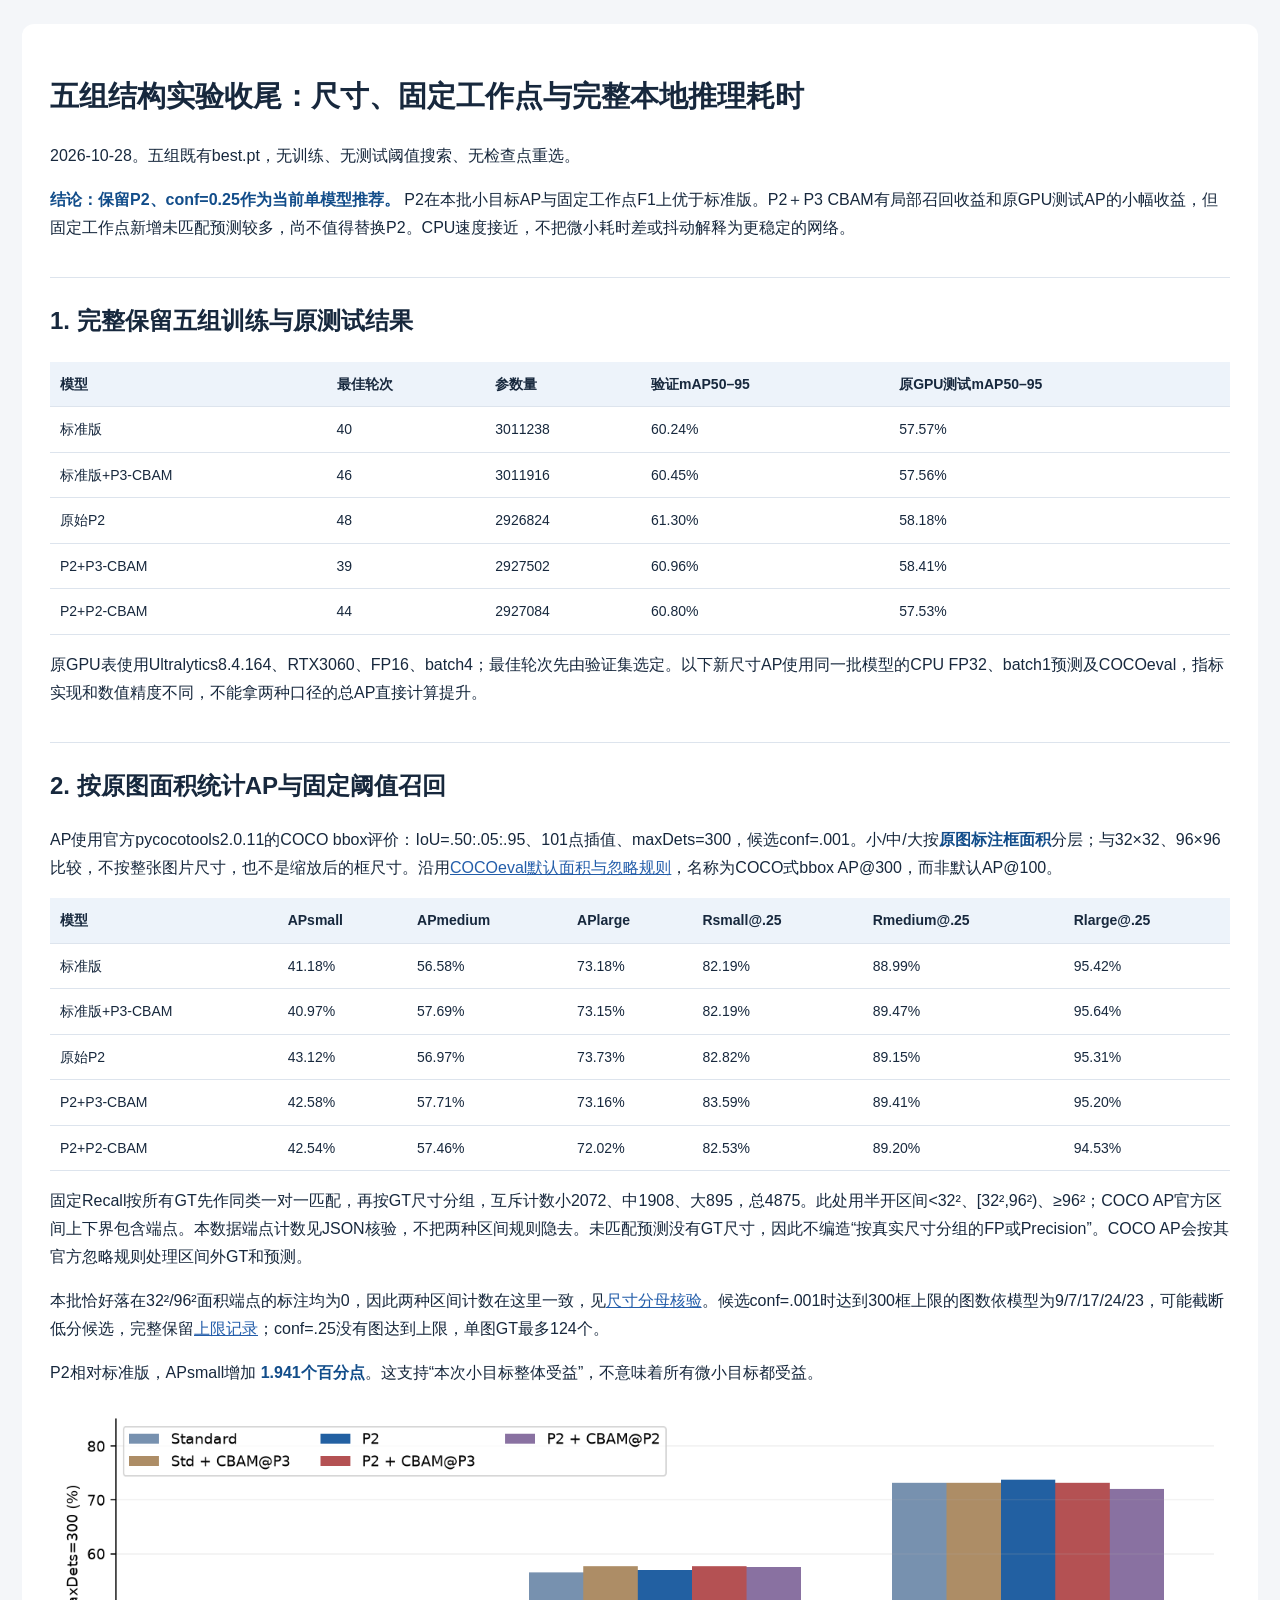
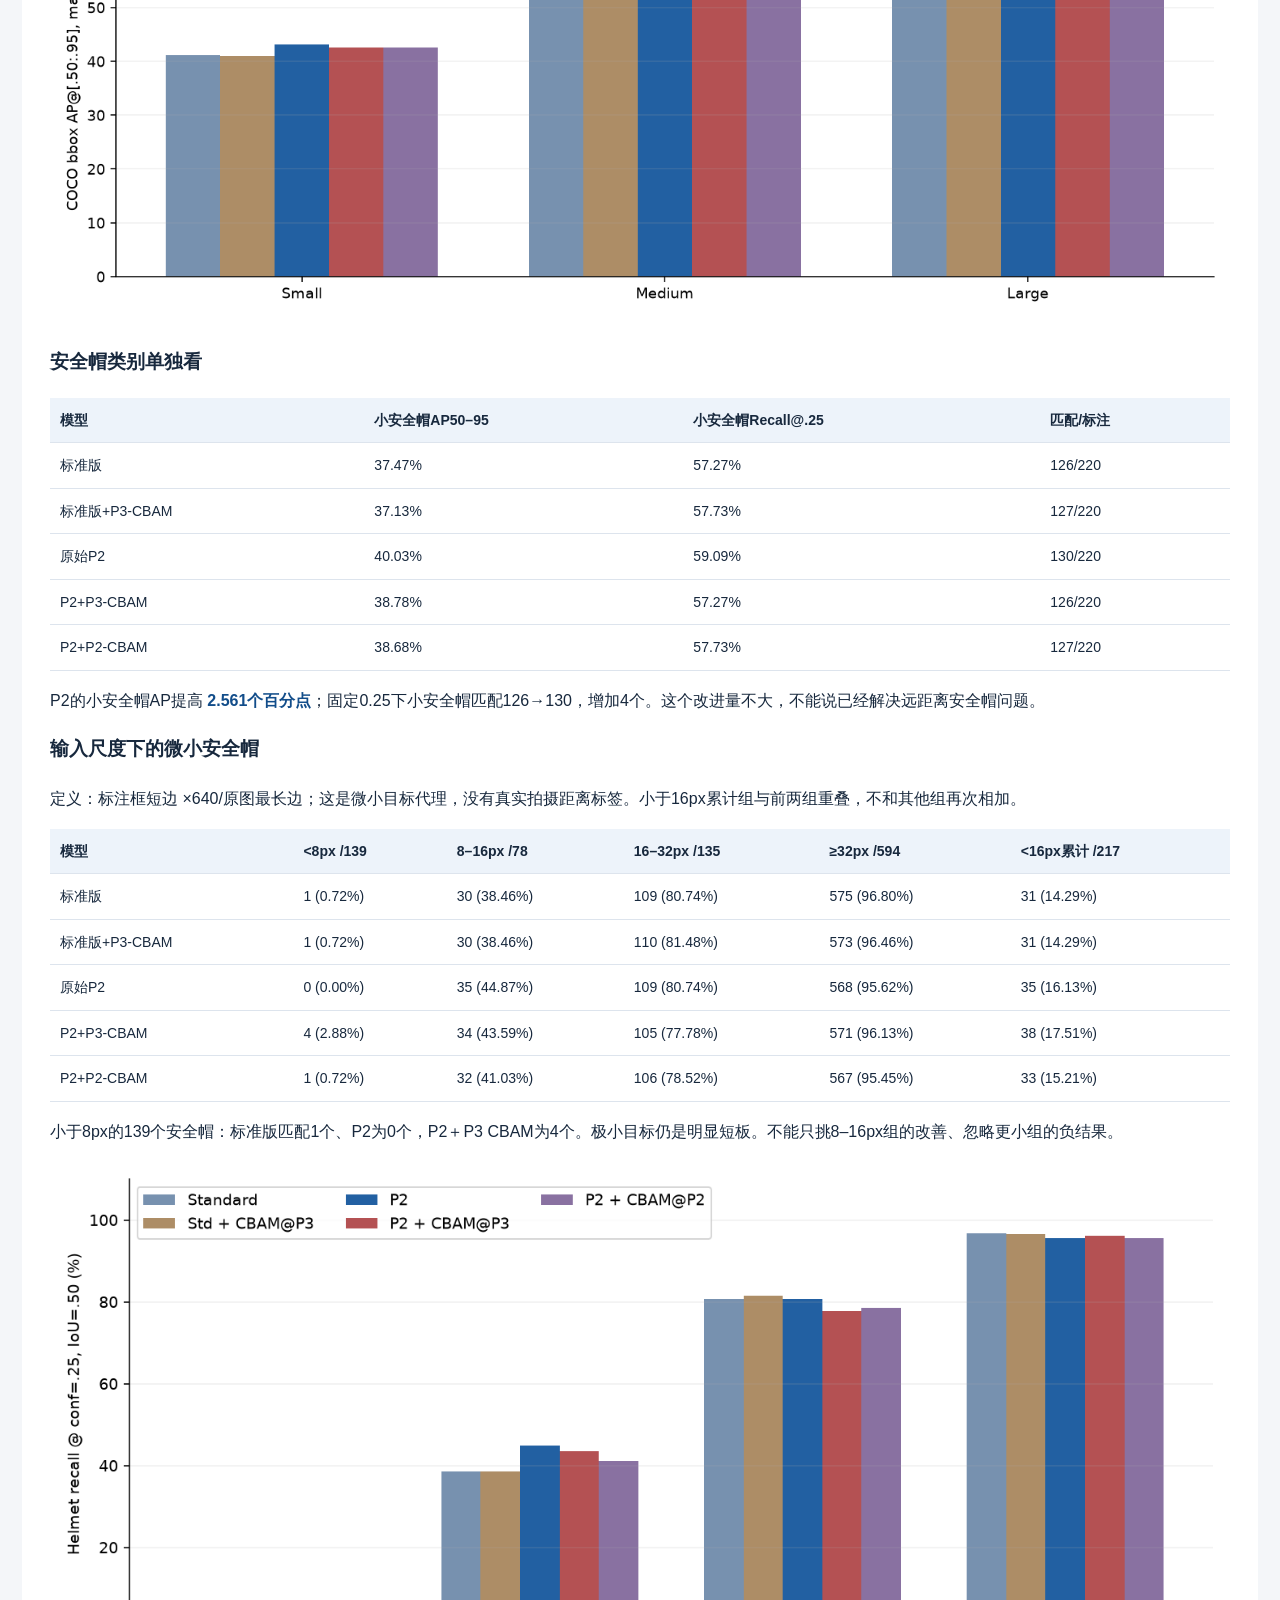
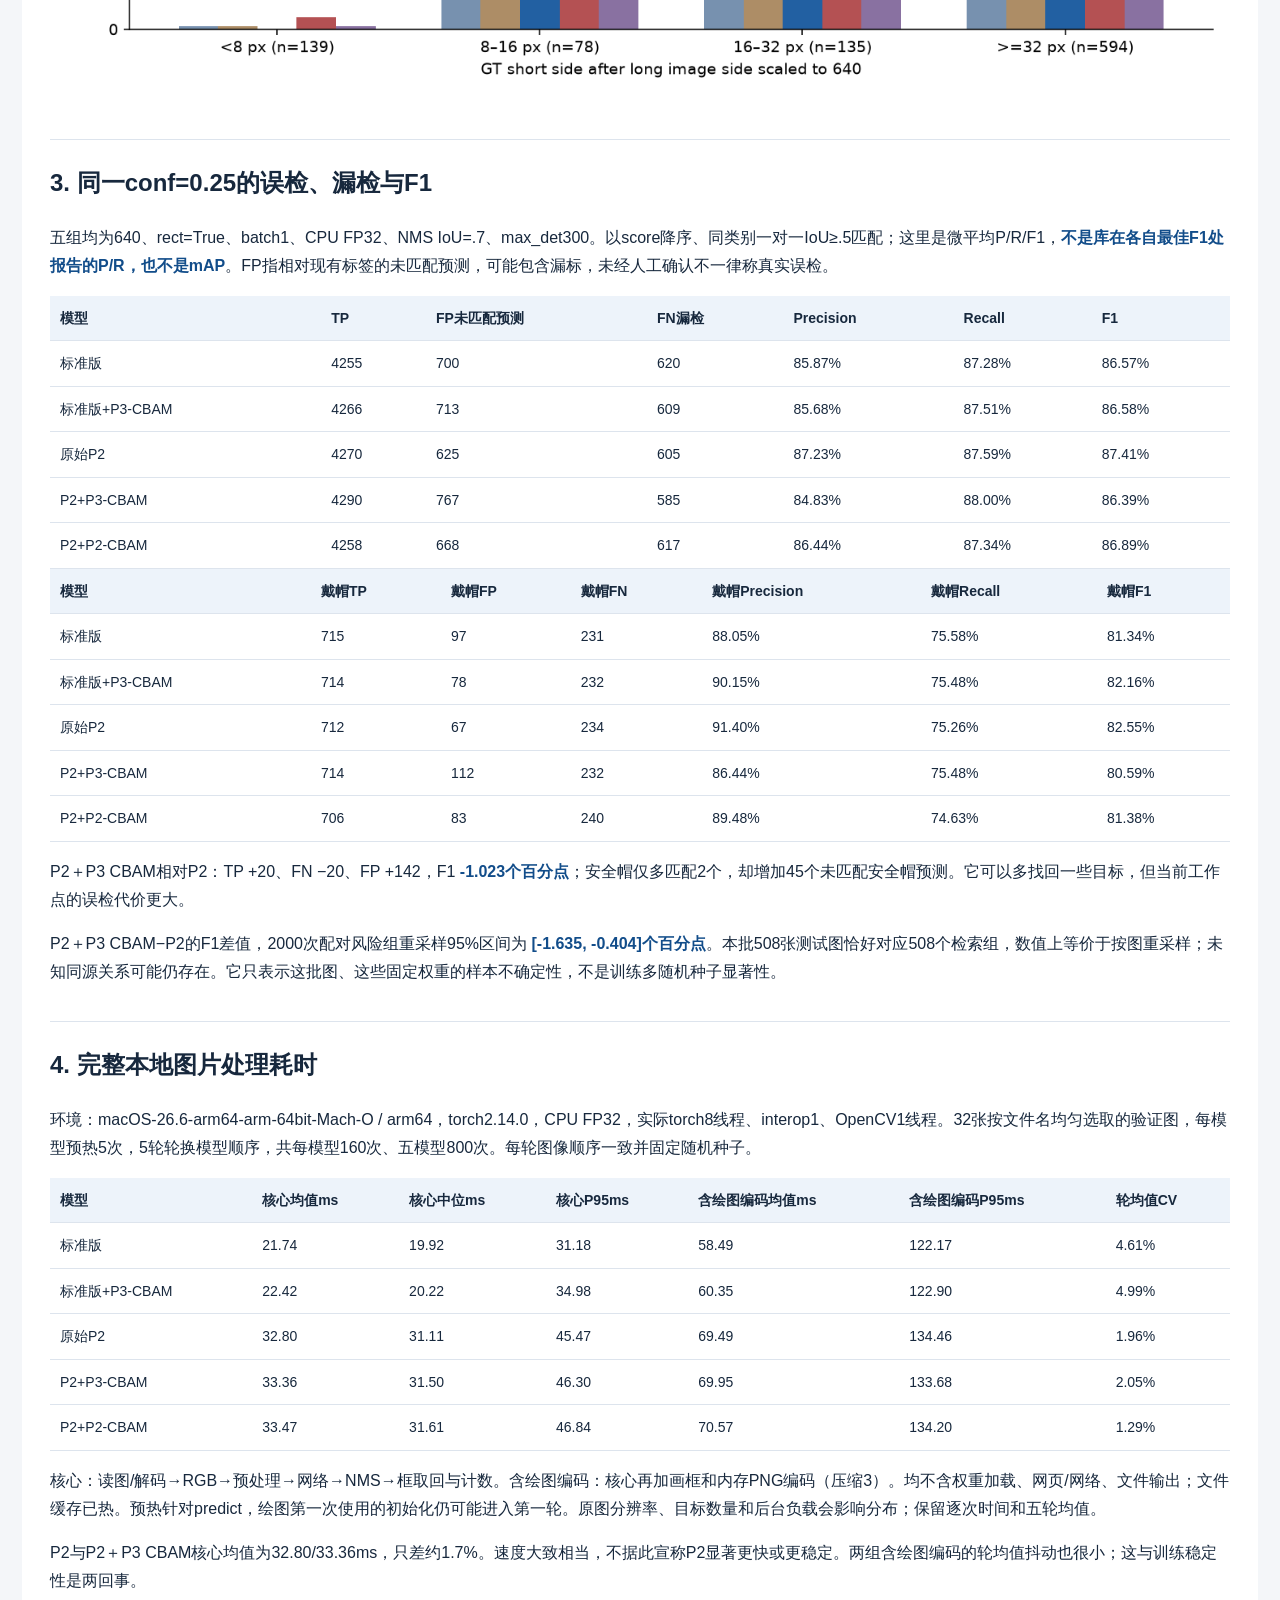
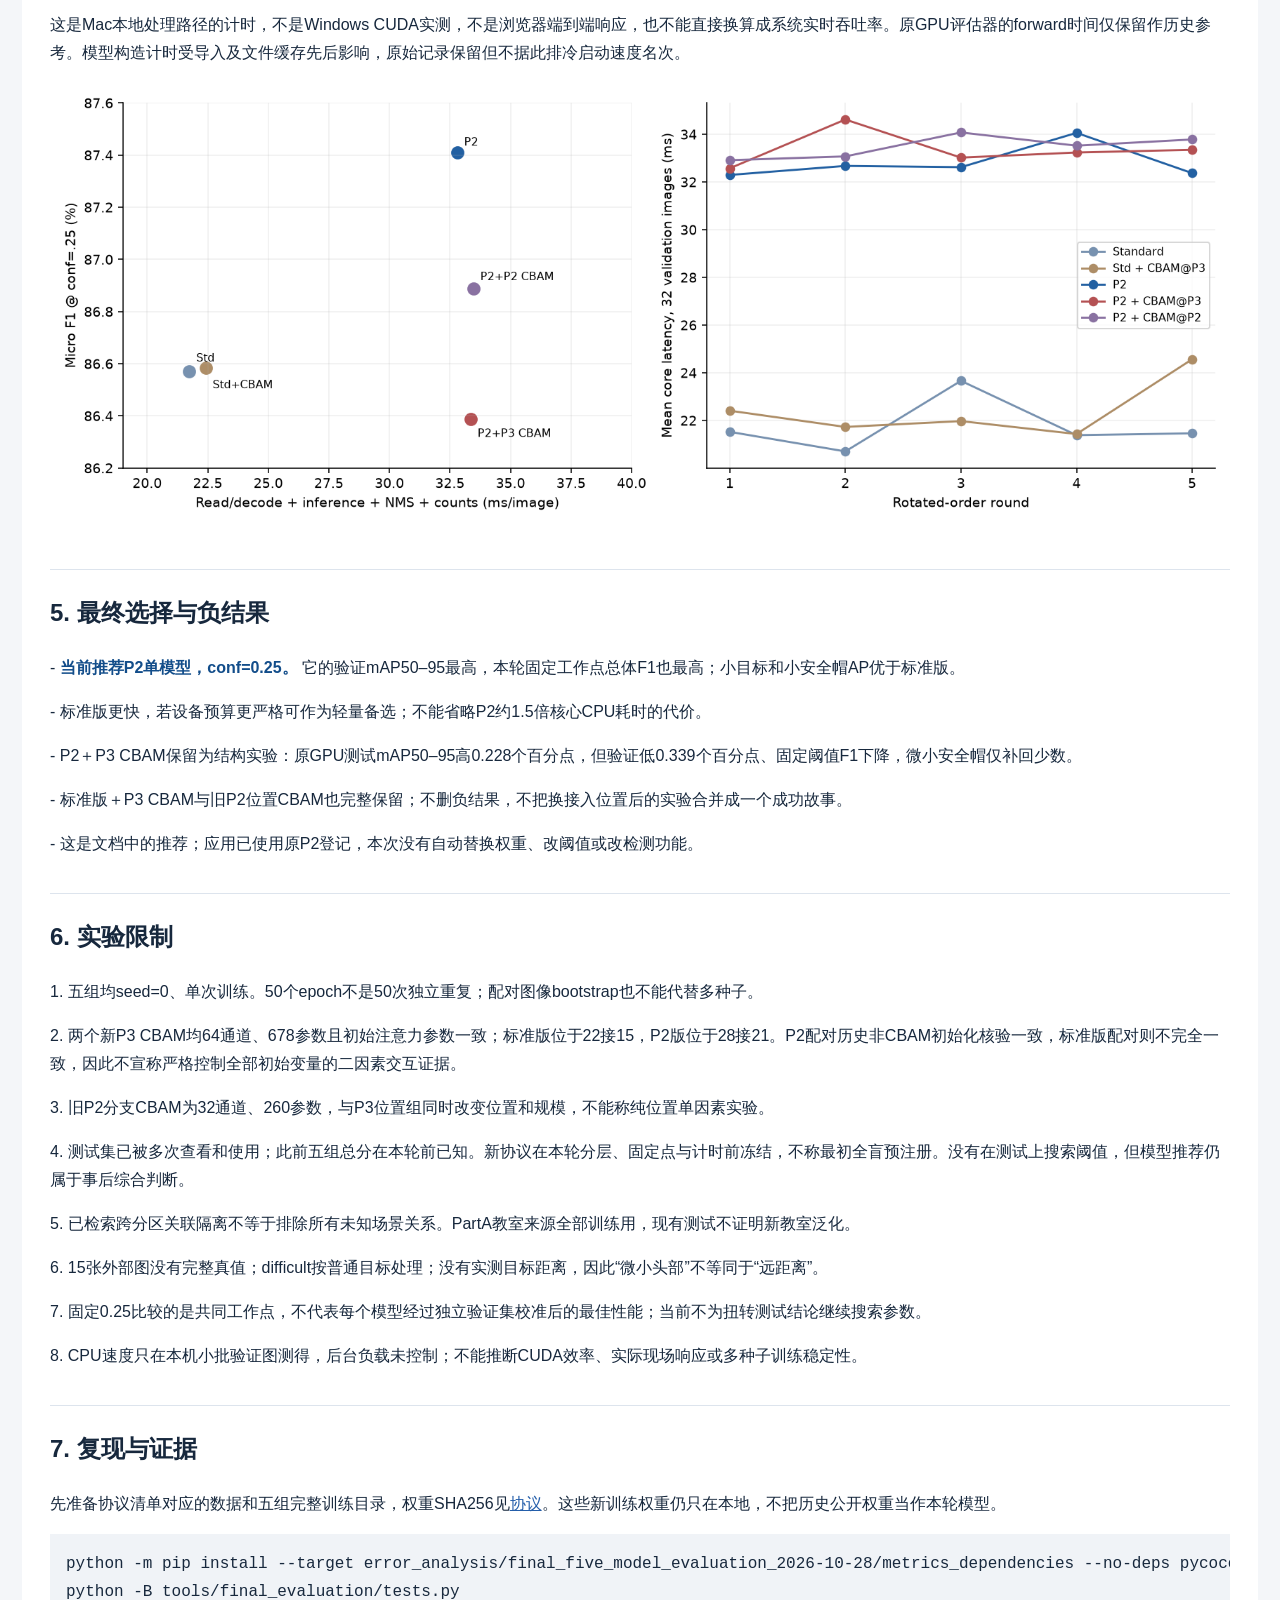
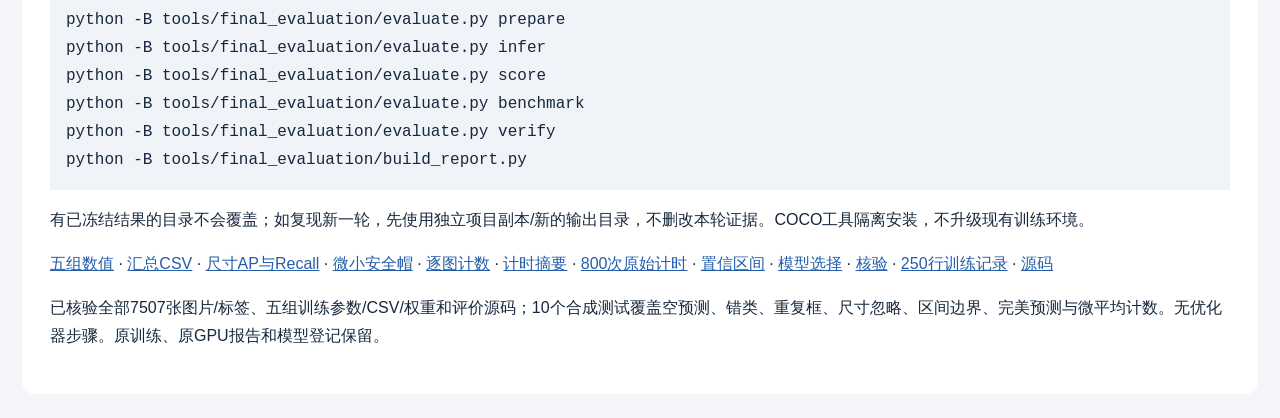
<file: reports/final_evaluation/index.html>
<!doctype html><html lang="zh-CN"><head><meta charset="utf-8"><meta name="viewport" content="width=device-width,initial-scale=1"><title>五组实验最终评价</title><style>body{font:16px/1.75 -apple-system,"PingFang SC",sans-serif;margin:0;color:#17283d;background:#f4f6f9}main{max-width:1180px;margin:24px auto;padding:28px;background:white;border-radius:12px}h1{font-size:29px}h2{margin-top:35px;border-top:1px solid #dde4ed;padding-top:22px}a{color:#245eaa}table{width:100%;border-collapse:collapse;font-size:14px}td{border-bottom:1px solid #dde4ed;padding:10px;white-space:nowrap}tr:first-child{background:#edf3fa;font-weight:600}.scroll{overflow:auto}img{max-width:100%;height:auto}pre{overflow:auto;background:#f0f3f7;padding:16px}strong{color:#124d8a}@media(max-width:760px){main{margin:0;padding:18px}}</style></head><body><main><h1>五组结构实验收尾：尺寸、固定工作点与完整本地推理耗时</h1><p>2026-10-28。五组既有best.pt，无训练、无测试阈值搜索、无检查点重选。</p><p><strong>结论：保留P2、conf=0.25作为当前单模型推荐。</strong> P2在本批小目标AP与固定工作点F1上优于标准版。P2＋P3 CBAM有局部召回收益和原GPU测试AP的小幅收益，但固定工作点新增未匹配预测较多，尚不值得替换P2。CPU速度接近，不把微小耗时差或抖动解释为更稳定的网络。</p><h2>1. 完整保留五组训练与原测试结果</h2><div class="scroll"><table><tr><td>模型</td><td>最佳轮次</td><td>参数量</td><td>验证mAP50–95</td><td>原GPU测试mAP50–95</td></tr><tr><td>标准版</td><td>40</td><td>3011238</td><td>60.24%</td><td>57.57%</td></tr><tr><td>标准版+P3-CBAM</td><td>46</td><td>3011916</td><td>60.45%</td><td>57.56%</td></tr><tr><td>原始P2</td><td>48</td><td>2926824</td><td>61.30%</td><td>58.18%</td></tr><tr><td>P2+P3-CBAM</td><td>39</td><td>2927502</td><td>60.96%</td><td>58.41%</td></tr><tr><td>P2+P2-CBAM</td><td>44</td><td>2927084</td><td>60.80%</td><td>57.53%</td></tr></table></div><p>原GPU表使用Ultralytics8.4.164、RTX3060、FP16、batch4；最佳轮次先由验证集选定。以下新尺寸AP使用同一批模型的CPU FP32、batch1预测及COCOeval，指标实现和数值精度不同，不能拿两种口径的总AP直接计算提升。</p><h2>2. 按原图面积统计AP与固定阈值召回</h2><p>AP使用官方pycocotools2.0.11的COCO bbox评价：IoU=.50:.05:.95、101点插值、maxDets=300，候选conf=.001。小/中/大按<strong>原图标注框面积</strong>分层；与32×32、96×96比较，不按整张图片尺寸，也不是缩放后的框尺寸。沿用<a href="https://github.com/cocodataset/cocoapi/blob/master/PythonAPI/pycocotools/cocoeval.py">COCOeval默认面积与忽略规则</a>，名称为COCO式bbox AP@300，而非默认AP@100。</p><div class="scroll"><table><tr><td>模型</td><td>APsmall</td><td>APmedium</td><td>APlarge</td><td>Rsmall@.25</td><td>Rmedium@.25</td><td>Rlarge@.25</td></tr><tr><td>标准版</td><td>41.18%</td><td>56.58%</td><td>73.18%</td><td>82.19%</td><td>88.99%</td><td>95.42%</td></tr><tr><td>标准版+P3-CBAM</td><td>40.97%</td><td>57.69%</td><td>73.15%</td><td>82.19%</td><td>89.47%</td><td>95.64%</td></tr><tr><td>原始P2</td><td>43.12%</td><td>56.97%</td><td>73.73%</td><td>82.82%</td><td>89.15%</td><td>95.31%</td></tr><tr><td>P2+P3-CBAM</td><td>42.58%</td><td>57.71%</td><td>73.16%</td><td>83.59%</td><td>89.41%</td><td>95.20%</td></tr><tr><td>P2+P2-CBAM</td><td>42.54%</td><td>57.46%</td><td>72.02%</td><td>82.53%</td><td>89.20%</td><td>94.53%</td></tr></table></div><p>固定Recall按所有GT先作同类一对一匹配，再按GT尺寸分组，互斥计数小2072、中1908、大895，总4875。此处用半开区间&lt;32²、[32²,96²)、≥96²；COCO AP官方区间上下界包含端点。本数据端点计数见JSON核验，不把两种区间规则隐去。未匹配预测没有GT尺寸，因此不编造“按真实尺寸分组的FP或Precision”。COCO AP会按其官方忽略规则处理区间外GT和预测。</p><p>本批恰好落在32²/96²面积端点的标注均为0，因此两种区间计数在这里一致，见<a href="size_support.json">尺寸分母核验</a>。候选conf=.001时达到300框上限的图数依模型为9/7/17/24/23，可能截断低分候选，完整保留<a href="prediction_verification.json">上限记录</a>；conf=.25没有图达到上限，单图GT最多124个。</p><p>P2相对标准版，APsmall增加 <strong>1.941个百分点</strong>。这支持“本次小目标整体受益”，不意味着所有微小目标都受益。</p><p><img alt="原图面积分组AP" src="area_ap.png"></p><h3>安全帽类别单独看</h3><div class="scroll"><table><tr><td>模型</td><td>小安全帽AP50–95</td><td>小安全帽Recall@.25</td><td>匹配/标注</td></tr><tr><td>标准版</td><td>37.47%</td><td>57.27%</td><td>126/220</td></tr><tr><td>标准版+P3-CBAM</td><td>37.13%</td><td>57.73%</td><td>127/220</td></tr><tr><td>原始P2</td><td>40.03%</td><td>59.09%</td><td>130/220</td></tr><tr><td>P2+P3-CBAM</td><td>38.78%</td><td>57.27%</td><td>126/220</td></tr><tr><td>P2+P2-CBAM</td><td>38.68%</td><td>57.73%</td><td>127/220</td></tr></table></div><p>P2的小安全帽AP提高 <strong>2.561个百分点</strong>；固定0.25下小安全帽匹配126→130，增加4个。这个改进量不大，不能说已经解决远距离安全帽问题。</p><h3>输入尺度下的微小安全帽</h3><p>定义：标注框短边 ×640/原图最长边；这是微小目标代理，没有真实拍摄距离标签。小于16px累计组与前两组重叠，不和其他组再次相加。</p><div class="scroll"><table><tr><td>模型</td><td>&lt;8px /139</td><td>8–16px /78</td><td>16–32px /135</td><td>≥32px /594</td><td>&lt;16px累计 /217</td></tr><tr><td>标准版</td><td>1 (0.72%)</td><td>30 (38.46%)</td><td>109 (80.74%)</td><td>575 (96.80%)</td><td>31 (14.29%)</td></tr><tr><td>标准版+P3-CBAM</td><td>1 (0.72%)</td><td>30 (38.46%)</td><td>110 (81.48%)</td><td>573 (96.46%)</td><td>31 (14.29%)</td></tr><tr><td>原始P2</td><td>0 (0.00%)</td><td>35 (44.87%)</td><td>109 (80.74%)</td><td>568 (95.62%)</td><td>35 (16.13%)</td></tr><tr><td>P2+P3-CBAM</td><td>4 (2.88%)</td><td>34 (43.59%)</td><td>105 (77.78%)</td><td>571 (96.13%)</td><td>38 (17.51%)</td></tr><tr><td>P2+P2-CBAM</td><td>1 (0.72%)</td><td>32 (41.03%)</td><td>106 (78.52%)</td><td>567 (95.45%)</td><td>33 (15.21%)</td></tr></table></div><p>小于8px的139个安全帽：标准版匹配1个、P2为0个，P2＋P3 CBAM为4个。极小目标仍是明显短板。不能只挑8–16px组的改善、忽略更小组的负结果。</p><p><img alt="微小安全帽召回" src="tiny_helmet_recall.png"></p><h2>3. 同一conf=0.25的误检、漏检与F1</h2><p>五组均为640、rect=True、batch1、CPU FP32、NMS IoU=.7、max_det300。以score降序、同类别一对一IoU≥.5匹配；这里是微平均P/R/F1，<strong>不是库在各自最佳F1处报告的P/R，也不是mAP</strong>。FP指相对现有标签的未匹配预测，可能包含漏标，未经人工确认不一律称真实误检。</p><div class="scroll"><table><tr><td>模型</td><td>TP</td><td>FP未匹配预测</td><td>FN漏检</td><td>Precision</td><td>Recall</td><td>F1</td></tr><tr><td>标准版</td><td>4255</td><td>700</td><td>620</td><td>85.87%</td><td>87.28%</td><td>86.57%</td></tr><tr><td>标准版+P3-CBAM</td><td>4266</td><td>713</td><td>609</td><td>85.68%</td><td>87.51%</td><td>86.58%</td></tr><tr><td>原始P2</td><td>4270</td><td>625</td><td>605</td><td>87.23%</td><td>87.59%</td><td>87.41%</td></tr><tr><td>P2+P3-CBAM</td><td>4290</td><td>767</td><td>585</td><td>84.83%</td><td>88.00%</td><td>86.39%</td></tr><tr><td>P2+P2-CBAM</td><td>4258</td><td>668</td><td>617</td><td>86.44%</td><td>87.34%</td><td>86.89%</td></tr></table></div><div class="scroll"><table><tr><td>模型</td><td>戴帽TP</td><td>戴帽FP</td><td>戴帽FN</td><td>戴帽Precision</td><td>戴帽Recall</td><td>戴帽F1</td></tr><tr><td>标准版</td><td>715</td><td>97</td><td>231</td><td>88.05%</td><td>75.58%</td><td>81.34%</td></tr><tr><td>标准版+P3-CBAM</td><td>714</td><td>78</td><td>232</td><td>90.15%</td><td>75.48%</td><td>82.16%</td></tr><tr><td>原始P2</td><td>712</td><td>67</td><td>234</td><td>91.40%</td><td>75.26%</td><td>82.55%</td></tr><tr><td>P2+P3-CBAM</td><td>714</td><td>112</td><td>232</td><td>86.44%</td><td>75.48%</td><td>80.59%</td></tr><tr><td>P2+P2-CBAM</td><td>706</td><td>83</td><td>240</td><td>89.48%</td><td>74.63%</td><td>81.38%</td></tr></table></div><p>P2＋P3 CBAM相对P2：TP +20、FN −20、FP +142，F1 <strong>-1.023个百分点</strong>；安全帽仅多匹配2个，却增加45个未匹配安全帽预测。它可以多找回一些目标，但当前工作点的误检代价更大。</p><p>P2＋P3 CBAM−P2的F1差值，2000次配对风险组重采样95%区间为 <strong>[-1.635, -0.404]个百分点</strong>。本批508张测试图恰好对应508个检索组，数值上等价于按图重采样；未知同源关系可能仍存在。它只表示这批图、这些固定权重的样本不确定性，不是训练多随机种子显著性。</p><h2>4. 完整本地图片处理耗时</h2><p>环境：macOS-26.6-arm64-arm-64bit-Mach-O / arm64，torch2.14.0，CPU FP32，实际torch8线程、interop1、OpenCV1线程。32张按文件名均匀选取的验证图，每模型预热5次，5轮轮换模型顺序，共每模型160次、五模型800次。每轮图像顺序一致并固定随机种子。</p><div class="scroll"><table><tr><td>模型</td><td>核心均值ms</td><td>核心中位ms</td><td>核心P95ms</td><td>含绘图编码均值ms</td><td>含绘图编码P95ms</td><td>轮均值CV</td></tr><tr><td>标准版</td><td>21.74</td><td>19.92</td><td>31.18</td><td>58.49</td><td>122.17</td><td>4.61%</td></tr><tr><td>标准版+P3-CBAM</td><td>22.42</td><td>20.22</td><td>34.98</td><td>60.35</td><td>122.90</td><td>4.99%</td></tr><tr><td>原始P2</td><td>32.80</td><td>31.11</td><td>45.47</td><td>69.49</td><td>134.46</td><td>1.96%</td></tr><tr><td>P2+P3-CBAM</td><td>33.36</td><td>31.50</td><td>46.30</td><td>69.95</td><td>133.68</td><td>2.05%</td></tr><tr><td>P2+P2-CBAM</td><td>33.47</td><td>31.61</td><td>46.84</td><td>70.57</td><td>134.20</td><td>1.29%</td></tr></table></div><p>核心：读图/解码→RGB→预处理→网络→NMS→框取回与计数。含绘图编码：核心再加画框和内存PNG编码（压缩3）。均不含权重加载、网页/网络、文件输出；文件缓存已热。预热针对predict，绘图第一次使用的初始化仍可能进入第一轮。原图分辨率、目标数量和后台负载会影响分布；保留逐次时间和五轮均值。</p><p>P2与P2＋P3 CBAM核心均值为32.80/33.36ms，只差约1.7%。速度大致相当，不据此宣称P2显著更快或更稳定。两组含绘图编码的轮均值抖动也很小；这与训练稳定性是两回事。</p><p>这是Mac本地处理路径的计时，不是Windows CUDA实测，不是浏览器端到端响应，也不能直接换算成系统实时吞吐率。原GPU评估器的forward时间仅保留作历史参考。模型构造计时受导入及文件缓存先后影响，原始记录保留但不据此排冷启动速度名次。</p><p><img alt="固定工作点F1与CPU耗时" src="latency_tradeoff.png"></p><h2>5. 最终选择与负结果</h2><p>- <strong>当前推荐P2单模型，conf=0.25。</strong> 它的验证mAP50–95最高，本轮固定工作点总体F1也最高；小目标和小安全帽AP优于标准版。</p><p>- 标准版更快，若设备预算更严格可作为轻量备选；不能省略P2约1.5倍核心CPU耗时的代价。</p><p>- P2＋P3 CBAM保留为结构实验：原GPU测试mAP50–95高0.228个百分点，但验证低0.339个百分点、固定阈值F1下降，微小安全帽仅补回少数。</p><p>- 标准版＋P3 CBAM与旧P2位置CBAM也完整保留；不删负结果，不把换接入位置后的实验合并成一个成功故事。</p><p>- 这是文档中的推荐；应用已使用原P2登记，本次没有自动替换权重、改阈值或改检测功能。</p><h2>6. 实验限制</h2><p>1. 五组均seed=0、单次训练。50个epoch不是50次独立重复；配对图像bootstrap也不能代替多种子。</p><p>2. 两个新P3 CBAM均64通道、678参数且初始注意力参数一致；标准版位于22接15，P2版位于28接21。P2配对历史非CBAM初始化核验一致，标准版配对则不完全一致，因此不宣称严格控制全部初始变量的二因素交互证据。</p><p>3. 旧P2分支CBAM为32通道、260参数，与P3位置组同时改变位置和规模，不能称纯位置单因素实验。</p><p>4. 测试集已被多次查看和使用；此前五组总分在本轮前已知。新协议在本轮分层、固定点与计时前冻结，不称最初全盲预注册。没有在测试上搜索阈值，但模型推荐仍属于事后综合判断。</p><p>5. 已检索跨分区关联隔离不等于排除所有未知场景关系。PartA教室来源全部训练用，现有测试不证明新教室泛化。</p><p>6. 15张外部图没有完整真值；difficult按普通目标处理；没有实测目标距离，因此“微小头部”不等同于“远距离”。</p><p>7. 固定0.25比较的是共同工作点，不代表每个模型经过独立验证集校准后的最佳性能；当前不为扭转测试结论继续搜索参数。</p><p>8. CPU速度只在本机小批验证图测得，后台负载未控制；不能推断CUDA效率、实际现场响应或多种子训练稳定性。</p><h2>7. 复现与证据</h2><p>先准备协议清单对应的数据和五组完整训练目录，权重SHA256见<a href="protocol.json">协议</a>。这些新训练权重仍只在本地，不把历史公开权重当作本轮模型。</p><pre><code>python -m pip install --target error_analysis/final_five_model_evaluation_2026-10-28/metrics_dependencies --no-deps pycocotools==2.0.11
python -B tools/final_evaluation/tests.py
python -B tools/final_evaluation/evaluate.py prepare
python -B tools/final_evaluation/evaluate.py infer
python -B tools/final_evaluation/evaluate.py score
python -B tools/final_evaluation/evaluate.py benchmark
python -B tools/final_evaluation/evaluate.py verify
python -B tools/final_evaluation/build_report.py
</code></pre><p>有已冻结结果的目录不会覆盖；如复现新一轮，先使用独立项目副本/新的输出目录，不删改本轮证据。COCO工具隔离安装，不升级现有训练环境。</p><p><a href="metrics.json">五组数值</a> · <a href="summary.csv">汇总CSV</a> · <a href="area_metrics.csv">尺寸AP与Recall</a> · <a href="tiny_helmet_recall.csv">微小安全帽</a> · <a href="per_image_counts.csv">逐图计数</a> · <a href="benchmark_summary.json">计时摘要</a> · <a href="benchmark_raw.csv">800次原始计时</a> · <a href="paired_uncertainty.json">置信区间</a> · <a href="model_selection.json">模型选择</a> · <a href="verification.json">核验</a> · <a href="training_history.csv">250行训练记录</a> · <a href="../../tools/final_evaluation/evaluate.py">源码</a></p><p>已核验全部7507张图片/标签、五组训练参数/CSV/权重和评价源码；10个合成测试覆盖空预测、错类、重复框、尺寸忽略、区间边界、完美预测与微平均计数。无优化器步骤。原训练、原GPU报告和模型登记保留。</p></main></body></html>
</file>
